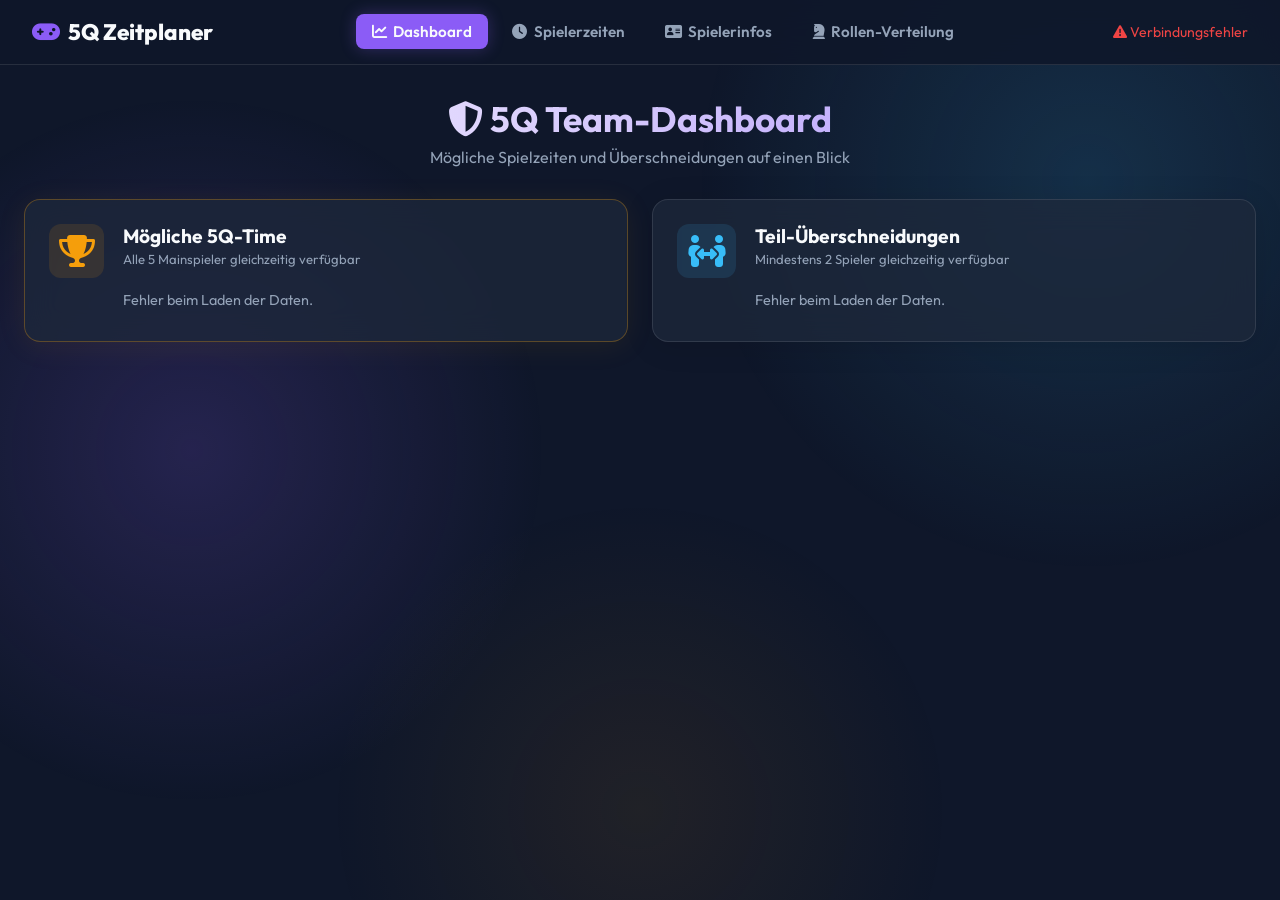
<file: index.html>
<!DOCTYPE html>
<html lang="de">
<head>
    <meta charset="UTF-8">
    <meta name="viewport" content="width=device-width, initial-scale=1.0">
    <title>5Q Zeitplaner & Dashboard</title>
    <meta name="description" content="Team-Zeitplaner für 5Q – Überschneidungen, Spielerzeiten und Spielerinfos auf einen Blick.">
    <link href="https://fonts.googleapis.com/css2?family=Outfit:wght@300;400;600;800&display=swap" rel="stylesheet">
    <link rel="stylesheet" href="style.css">
    <link rel="stylesheet" href="https://cdnjs.cloudflare.com/ajax/libs/font-awesome/6.4.0/css/all.min.css">
</head>
<body>
    <div class="background-animation"></div>

    <header class="glass-header">
        <div class="logo">
            <i class="fa-solid fa-gamepad"></i> 5Q Zeitplaner
        </div>
        <nav>
            <button id="btn-dashboard" class="active"><i class="fa-solid fa-chart-line"></i> Dashboard</button>
            <button id="btn-spielerzeiten"><i class="fa-solid fa-clock"></i> Spielerzeiten</button>
            <button id="btn-info"><i class="fa-solid fa-address-card"></i> Spielerinfos</button>
            <button id="btn-lineup"><i class="fa-solid fa-chess-knight"></i> Rollen-Verteilung</button>
        </nav>
        <div class="user-status">
            <span id="sync-status"><i class="fa-solid fa-cloud-arrow-down"></i> Lade Daten...</span>
        </div>
    </header>

    <main class="container">

        <!-- ===== DASHBOARD ANSICHT ===== -->
        <section id="view-dashboard" class="view active-view">
            <div class="dashboard-header">
                <h1><i class="fa-solid fa-shield-halved"></i> 5Q Team-Dashboard</h1>
                <p>Mögliche Spielzeiten und Überschneidungen auf einen Blick</p>
            </div>

            <!-- 5Q TIME KARTE -->
            <div class="dashboard-cards">
                <div class="info-card highlight-card glass-panel" id="card-5q">
                    <div class="info-card-icon"><i class="fa-solid fa-trophy"></i></div>
                    <div class="info-card-body">
                        <h2>Mögliche 5Q-Time</h2>
                        <p class="info-card-subtitle">Alle 5 Mainspieler gleichzeitig verfügbar</p>
                        <div id="fuenfq-content" class="overlap-content">
                            <div class="skeleton-line"></div>
                            <div class="skeleton-line short"></div>
                        </div>
                    </div>
                </div>

                <!-- TEIL-ÜBERSCHNEIDUNGEN KARTE -->
                <div class="info-card glass-panel" id="card-teil">
                    <div class="info-card-icon secondary"><i class="fa-solid fa-people-arrows"></i></div>
                    <div class="info-card-body">
                        <h2>Teil-Überschneidungen</h2>
                        <p class="info-card-subtitle">Mindestens 2 Spieler gleichzeitig verfügbar</p>
                        <div id="teilueber-content" class="overlap-content">
                            <div class="skeleton-line"></div>
                            <div class="skeleton-line short"></div>
                            <div class="skeleton-line"></div>
                        </div>
                    </div>
                </div>
            </div>
        </section>

        <!-- ===== SPIELERZEITEN ANSICHT ===== -->
        <section id="view-spielerzeiten" class="view">
            <div class="dashboard-header">
                <h2><i class="fa-solid fa-calendar-week"></i> Spielerzeiten</h2>
                <p>Klicke auf einen Spieler und trage seine Verfügbarkeiten ein</p>
            </div>
            <!-- Spieler-Karten werden per JS generiert -->
            <div class="player-grid" id="spielerzeiten-grid">
                <div class="skeleton-card"></div>
                <div class="skeleton-card"></div>
                <div class="skeleton-card"></div>
                <div class="skeleton-card"></div>
            </div>
        </section>

        <!-- ===== SPIELERINFOS ANSICHT ===== -->
        <section id="view-info" class="view">
            <div class="dashboard-header">
                <h2><i class="fa-solid fa-address-card"></i> Spielerinformationen</h2>
                <p>Lanewichtungen und Mainhelden bearbeiten und ansehen</p>
            </div>
            <div class="player-grid" id="info-grid">
                <!-- Wird per JS befüllt -->
            </div>
        </section>

        <!-- ===== ROLLEN-VERTEILUNG (LINEUP-RECHNER) ===== -->
        <section id="view-lineup" class="view">
            <div class="dashboard-header">
                <h2><i class="fa-solid fa-chess-knight"></i> Rollen-Verteilung & Team-Lineup</h2>
                <p>Wähle 5 Spieler aus – das System schlägt eine optimale Aufteilung vor, die du flexibel anpassen kannst</p>
            </div>

            <div class="glass-panel lineup-control-panel">
                <div class="lineup-selector-header">
                    <h3><i class="fa-solid fa-users"></i> Aktive Spieler auswählen (genau 5):</h3>
                    <div class="lineup-quick-actions">
                        <button id="btn-select-main5" class="btn-secondary-sm"><i class="fa-solid fa-star"></i> Main 5 wählen</button>
                        <button id="btn-clear-selection" class="btn-secondary-sm"><i class="fa-solid fa-rotate-left"></i> Auswahl leeren</button>
                    </div>
                </div>
                <div id="lineup-player-chips" class="player-chips-container">
                    <!-- Dynamische Checkbox-Chips -->
                </div>
            </div>

            <!-- Ergebnis der Zuweisung -->
            <div id="lineup-result-panel" class="lineup-result-panel">
                <div class="glass-panel full-width-msg">Bitte wähle 5 Spieler aus, um die optimale Aufstellung zu berechnen.</div>
            </div>
        </section>

    </main>

    <script src="app.js"></script>
</body>
</html>
</file>
<file: style.css>
/* ============================================================================
   5Q Zeitplaner – style.css Version 2.0
   ============================================================================ */

:root {
    --bg-color: #0f172a;
    --card-bg: rgba(30, 41, 59, 0.75);
    --primary: #8b5cf6;
    --primary-hover: #7c3aed;
    --primary-glow: rgba(139, 92, 246, 0.3);
    --secondary: #38bdf8;
    --accent-gold: #f59e0b;
    --text-main: #f8fafc;
    --text-muted: #94a3b8;
    --border: rgba(255, 255, 255, 0.1);
    --border-strong: rgba(255, 255, 255, 0.18);
    --success: #10b981;
    --danger: #ef4444;
}

* {
    margin: 0;
    padding: 0;
    box-sizing: border-box;
    font-family: 'Outfit', sans-serif;
}

body {
    background-color: var(--bg-color);
    color: var(--text-main);
    min-height: 100vh;
    overflow-x: hidden;
}

/* ============ HINTERGRUND ============ */
.background-animation {
    position: fixed;
    top: 0; left: 0;
    width: 100vw; height: 100vh;
    z-index: -1;
    background:
        radial-gradient(circle at 15% 50%, rgba(139, 92, 246, 0.18), transparent 30%),
        radial-gradient(circle at 85% 20%, rgba(56, 189, 248, 0.15), transparent 30%),
        radial-gradient(circle at 50% 90%, rgba(245, 158, 11, 0.08), transparent 30%);
    animation: pulse 18s infinite alternate;
}

@keyframes pulse {
    0%   { transform: scale(1); }
    100% { transform: scale(1.08); }
}

/* ============ HEADER ============ */
.glass-header {
    background: rgba(15, 23, 42, 0.85);
    backdrop-filter: blur(16px);
    -webkit-backdrop-filter: blur(16px);
    border-bottom: 1px solid var(--border);
    padding: 0.9rem 2rem;
    display: flex;
    justify-content: space-between;
    align-items: center;
    position: sticky;
    top: 0;
    z-index: 100;
}

.logo {
    font-size: 1.4rem;
    font-weight: 800;
    color: var(--text-main);
    display: flex;
    align-items: center;
    gap: 0.5rem;
}

.logo i { color: var(--primary); }

nav {
    display: flex;
    gap: 0.5rem;
}

nav button {
    background: transparent;
    border: none;
    color: var(--text-muted);
    font-size: 0.95rem;
    font-weight: 600;
    padding: 0.5rem 1rem;
    border-radius: 8px;
    cursor: pointer;
    transition: all 0.25s ease;
    display: flex;
    align-items: center;
    gap: 0.4rem;
}

nav button:hover {
    color: var(--text-main);
    background: rgba(255, 255, 255, 0.07);
}

nav button.active {
    color: var(--text-main);
    background: var(--primary);
    box-shadow: 0 0 16px var(--primary-glow);
}

.user-status {
    font-size: 0.88rem;
    color: var(--text-muted);
}

/* ============ LAYOUT ============ */
.container {
    max-width: 1300px;
    margin: 2rem auto;
    padding: 0 1.5rem;
}

.view {
    display: none;
    animation: fadeIn 0.35s ease-out forwards;
}

.view.active-view { display: block; }

@keyframes fadeIn {
    from { opacity: 0; transform: translateY(12px); }
    to   { opacity: 1; transform: translateY(0); }
}

.dashboard-header {
    margin-bottom: 2rem;
    text-align: center;
}

.dashboard-header h1, .dashboard-header h2 {
    font-size: 2.2rem;
    margin-bottom: 0.4rem;
    background: linear-gradient(to right, #fff, #a78bfa);
    -webkit-background-clip: text;
    -webkit-text-fill-color: transparent;
}

.dashboard-header p {
    color: var(--text-muted);
    font-size: 1rem;
}

/* ============ GLASS CARDS ============ */
.glass-panel, .player-card {
    background: var(--card-bg);
    backdrop-filter: blur(16px);
    -webkit-backdrop-filter: blur(16px);
    border: 1px solid var(--border);
    border-radius: 16px;
    padding: 1.5rem;
    box-shadow: 0 4px 30px rgba(0, 0, 0, 0.12);
    transition: transform 0.3s ease, box-shadow 0.3s ease, border-color 0.3s ease;
}

.player-card:hover {
    transform: translateY(-4px);
    box-shadow: 0 12px 40px var(--primary-glow);
    border-color: rgba(139, 92, 246, 0.35);
}

.full-width-msg {
    grid-column: 1 / -1;
    text-align: center;
    color: var(--text-muted);
}

/* ============ PLAYER GRID ============ */
.player-grid {
    display: grid;
    grid-template-columns: repeat(auto-fill, minmax(320px, 1fr));
    gap: 1.5rem;
}

/* ============ PLAYER HEADER ============ */
.player-header {
    display: flex;
    justify-content: space-between;
    align-items: center;
    margin-bottom: 1rem;
    padding-bottom: 0.8rem;
    border-bottom: 1px solid var(--border);
}

.player-info h3 {
    font-size: 1.15rem;
    color: var(--text-main);
}

.player-info p {
    font-size: 0.85rem;
    color: var(--text-muted);
    margin-top: 0.1rem;
}

.role-badge {
    background: rgba(139, 92, 246, 0.2);
    color: #c4b5fd;
    padding: 0.25rem 0.65rem;
    border-radius: 20px;
    font-size: 0.78rem;
    font-weight: 600;
    white-space: nowrap;
}

.role-badge.sub-role {
    background: rgba(245, 158, 11, 0.2);
    color: #fcd34d;
}

/* ============ DASHBOARD – ÜBERSCHNEIDUNGS-KARTEN ============ */
.dashboard-cards {
    display: grid;
    grid-template-columns: 1fr 1fr;
    gap: 1.5rem;
}

.info-card {
    display: flex;
    gap: 1.2rem;
    align-items: flex-start;
}

.info-card-icon {
    font-size: 2rem;
    color: var(--accent-gold);
    padding: 0.6rem;
    background: rgba(245, 158, 11, 0.12);
    border-radius: 12px;
    display: flex;
    align-items: center;
    justify-content: center;
    min-width: 54px;
    height: 54px;
    flex-shrink: 0;
}

.info-card-icon.secondary {
    color: var(--secondary);
    background: rgba(56, 189, 248, 0.12);
}

.info-card-body {
    flex: 1;
    min-width: 0;
}

.info-card-body h2 {
    font-size: 1.2rem;
    margin-bottom: 0.2rem;
}

.info-card-subtitle {
    font-size: 0.82rem;
    color: var(--text-muted);
    margin-bottom: 1rem;
}

.highlight-card {
    border-color: rgba(245, 158, 11, 0.3);
    box-shadow: 0 4px 30px rgba(245, 158, 11, 0.08);
}

/* Tag-Abschnitte im Dashboard */
.tag-section {
    margin-bottom: 1.2rem;
}

.tag-section:last-child { margin-bottom: 0; }

.tag-section-header {
    font-size: 0.85rem;
    font-weight: 700;
    color: var(--text-muted);
    text-transform: uppercase;
    letter-spacing: 0.05em;
    margin-bottom: 0.5rem;
    display: flex;
    align-items: center;
    gap: 0.4rem;
}

.overlap-blocks {
    display: flex;
    flex-direction: column;
    gap: 0.5rem;
}

.overlap-block {
    border-radius: 10px;
    padding: 0.55rem 0.9rem;
    display: flex;
    align-items: flex-start;
    gap: 0.8rem;
    border: 1px solid transparent;
}

.overlap-block.fiveq {
    background: rgba(245, 158, 11, 0.1);
    border-color: rgba(245, 158, 11, 0.25);
}

.overlap-block.partial {
    background: rgba(56, 189, 248, 0.08);
    border-color: rgba(56, 189, 248, 0.2);
}

.overlap-time {
    display: flex;
    align-items: center;
    gap: 0.4rem;
    font-size: 0.9rem;
    font-weight: 700;
    white-space: nowrap;
    color: var(--text-main);
    min-width: 115px;
}

.overlap-block.fiveq .overlap-time i  { color: var(--accent-gold); }
.overlap-block.partial .overlap-time i { color: var(--secondary); }

.overlap-players {
    font-size: 0.82rem;
    color: var(--text-muted);
    flex: 1;
    line-height: 1.5;
}

.no-data-msg {
    color: var(--text-muted);
    font-size: 0.9rem;
    padding: 0.5rem 0;
    display: flex;
    align-items: center;
    gap: 0.4rem;
}

/* Skeleton Lines */
.skeleton-line {
    height: 14px;
    background: linear-gradient(90deg,
        rgba(255,255,255,0.06) 25%,
        rgba(255,255,255,0.12) 50%,
        rgba(255,255,255,0.06) 75%);
    background-size: 200% 100%;
    animation: shimmer 1.5s infinite;
    border-radius: 6px;
    margin-bottom: 8px;
}

.skeleton-line.short { width: 60%; }

/* ============ SPIELERZEITEN – KARTEN ============ */
.zeit-card {
    display: flex;
    flex-direction: column;
    gap: 0;
}

/* Tage-Grid: kompakt, alle 7 Tage nebeneinander */
.tage-grid {
    display: flex;
    flex-direction: column;
    gap: 0.35rem;
    margin-bottom: 1rem;
}

.tag-block {
    display: flex;
    flex-direction: column;
    gap: 0.4rem;
    padding: 0.55rem 0.65rem;
    border-radius: 8px;
    background: rgba(255, 255, 255, 0.03);
    border: 1px solid var(--border);
    transition: background 0.2s, border-color 0.2s;
}

.tag-block:hover {
    background: rgba(139, 92, 246, 0.06);
    border-color: rgba(139, 92, 246, 0.25);
}

.tag-block-header {
    display: flex;
    justify-content: space-between;
    align-items: center;
    width: 100%;
    padding-bottom: 0.2rem;
    border-bottom: 1px dashed rgba(255, 255, 255, 0.07);
}

.tag-label {
    font-size: 0.85rem;
    font-weight: 700;
    color: var(--primary);
    text-transform: uppercase;
    letter-spacing: 0.04em;
    display: flex;
    align-items: center;
    gap: 0.25rem;
}

.tag-label-full {
    font-size: 0.78rem;
    font-weight: 500;
    letter-spacing: 0;
    color: var(--text-muted);
    text-transform: none;
}

.tag-date {
    font-size: 0.75rem;
    font-weight: 500;
    letter-spacing: 0;
    color: var(--secondary);
    text-transform: none;
    margin-left: 0.15rem;
}

.tag-actions {
    display: flex;
    align-items: center;
    gap: 0.35rem;
}

/* Zwei Slots unter dem Header */
.slots {
    display: flex;
    flex-direction: column;
    gap: 0.35rem;
    width: 100%;
}

.slot {
    display: flex;
    align-items: center;
    gap: 0.4rem;
    flex-wrap: wrap;
}

.slot-sep {
    font-size: 0.75rem;
    color: var(--text-muted);
    flex-shrink: 0;
}

.time-input {
    background: rgba(0, 0, 0, 0.25);
    border: 1px solid var(--border);
    border-radius: 6px;
    color: var(--text-main);
    font-size: 0.82rem;
    padding: 0.28rem 0.45rem;
    width: 88px;
    cursor: pointer;
    transition: border-color 0.2s, background 0.2s;
    font-family: 'Outfit', monospace;
    flex-shrink: 0;
}

.time-input:focus {
    outline: none;
    border-color: var(--primary);
    background: rgba(139, 92, 246, 0.08);
}

.slot {
    display: flex;
    align-items: center;
    gap: 0.4rem;
    flex-wrap: nowrap;
}

/* Karten-Footer */
.card-footer {
    display: flex;
    justify-content: space-between;
    align-items: center;
    padding-top: 0.8rem;
    border-top: 1px dashed var(--border);
    gap: 0.5rem;
}

.last-update {
    font-size: 0.75rem;
    color: var(--text-muted);
    display: flex;
    align-items: center;
    gap: 0.3rem;
}

.btn-save {
    background: var(--primary);
    color: white;
    border: none;
    padding: 0.45rem 1rem;
    font-size: 0.85rem;
    font-weight: 600;
    border-radius: 8px;
    cursor: pointer;
    display: flex;
    align-items: center;
    gap: 0.4rem;
    transition: background 0.25s, transform 0.15s, box-shadow 0.25s;
    white-space: nowrap;
}

.btn-save:hover {
    background: var(--primary-hover);
    transform: translateY(-1px);
    box-shadow: 0 4px 14px var(--primary-glow);
}

.btn-save:disabled {
    opacity: 0.6;
    cursor: not-allowed;
    transform: none;
}

.save-msg {
    font-size: 0.82rem;
    font-weight: 600;
    padding: 0.4rem 0.7rem;
    border-radius: 6px;
    margin-top: 0.5rem;
    text-align: center;
}

.save-msg.hidden  { display: none; }
.save-msg.success { background: rgba(16, 185, 129, 0.15); color: var(--success); border: 1px solid var(--success); }
.save-msg.error   { background: rgba(239, 68, 68, 0.15);  color: var(--danger);  border: 1px solid var(--danger);  }

/* ============ SPIELERINFOS – LANE-KARTEN ============ */
.lane-list {
    list-style: none;
    display: flex;
    flex-direction: column;
    gap: 0.5rem;
}

.lane-item {
    background: rgba(255, 255, 255, 0.03);
    border-radius: 8px;
    padding: 0.5rem 0.7rem;
    border: 1px solid transparent;
    transition: border-color 0.2s;
}

.lane-item.main-lane {
    background: rgba(139, 92, 246, 0.1);
    border-color: rgba(139, 92, 246, 0.3);
}

.lane-header-row {
    display: flex;
    justify-content: space-between;
    align-items: center;
    margin-bottom: 0.3rem;
}

.lane-header-row strong {
    font-size: 0.88rem;
    color: var(--text-main);
}

.weight-badge {
    font-size: 0.75rem;
    font-weight: 700;
    color: var(--text-muted);
}

.lane-item.main-lane .weight-badge { color: var(--primary); }

.weight-bar-bg {
    height: 5px;
    background: rgba(255,255,255,0.08);
    border-radius: 3px;
    margin-bottom: 0.3rem;
    overflow: hidden;
}

.weight-bar-fill {
    height: 100%;
    background: linear-gradient(to right, var(--primary), var(--secondary));
    border-radius: 3px;
    transition: width 0.6s ease;
}

.lane-heroes {
    font-size: 0.78rem;
    color: var(--text-muted);
    display: flex;
    gap: 0.3rem;
    align-items: center;
}

/* ============ SKELETON LOADER ============ */
.skeleton-card {
    height: 280px;
    background: linear-gradient(90deg,
        rgba(255,255,255,0.05) 25%,
        rgba(255,255,255,0.1) 50%,
        rgba(255,255,255,0.05) 75%);
    background-size: 200% 100%;
    animation: shimmer 1.5s infinite;
    border-radius: 16px;
    border: 1px solid var(--border);
}

@keyframes shimmer {
    0%   { background-position: -200% 0; }
    100% { background-position:  200% 0; }
}

/* ============ SCHEDULE LIST (alte Ansicht, bleibt für Spielerinfos) ============ */
.schedule-list {
    list-style: none;
    font-size: 0.95rem;
    display: flex;
    flex-direction: column;
    gap: 0.4rem;
}

.schedule-list li {
    display: flex;
    justify-content: space-between;
    padding: 0.4rem 0.8rem;
    background: rgba(255, 255, 255, 0.03);
    border-radius: 8px;
    align-items: center;
}

.schedule-list li .day { color: var(--text-muted); }
.schedule-list li .time { color: var(--text-main); font-weight: 600; }

/* ============ ZEIT-SLOT CONTROLS (Vielleicht & Keine Zeit) ============ */
.btn-clear-day {
    background: rgba(239, 68, 68, 0.08);
    border: 1px solid rgba(239, 68, 68, 0.3);
    color: #fca5a5;
    border-radius: 6px;
    padding: 0.2rem 0.5rem;
    font-size: 0.74rem;
    font-weight: 600;
    cursor: pointer;
    transition: all 0.25s ease;
    line-height: 1.2;
    display: inline-flex;
    align-items: center;
    gap: 0.25rem;
}

.btn-clear-day:hover {
    background: rgba(239, 68, 68, 0.2);
    color: #ffffff;
    border-color: var(--danger);
}

/* Kräftig leuchtender Zustand für "Keine Zeit" */
.btn-clear-day.active {
    background: #ef4444;
    border-color: #fca5a5;
    color: #ffffff;
    font-weight: 700;
    box-shadow: 0 0 12px rgba(239, 68, 68, 0.85), 0 0 22px rgba(239, 68, 68, 0.45);
    text-shadow: 0 1px 2px rgba(0, 0, 0, 0.5);
    animation: dangerPulse 2s infinite alternate ease-in-out;
}

.btn-clear-day.active:hover {
    background: #dc2626;
    border-color: #ffffff;
}

@keyframes dangerPulse {
    0% {
        box-shadow: 0 0 10px rgba(239, 68, 68, 0.8), 0 0 18px rgba(239, 68, 68, 0.4);
        transform: scale(1);
    }
    100% {
        box-shadow: 0 0 16px rgba(239, 68, 68, 1), 0 0 28px rgba(239, 68, 68, 0.65);
        transform: scale(1.02);
    }
}

.btn-vielleicht-toggle {
    background: rgba(255, 255, 255, 0.05);
    border: 1px solid var(--border);
    color: var(--text-muted);
    border-radius: 4px;
    padding: 0.18rem 0.4rem;
    font-size: 0.7rem;
    font-weight: 600;
    cursor: pointer;
    transition: all 0.2s;
    user-select: none;
    line-height: 1;
}

.btn-vielleicht-toggle:hover {
    background: rgba(245, 158, 11, 0.15);
    color: var(--accent-gold);
}

.btn-vielleicht-toggle.active {
    background: rgba(245, 158, 11, 0.25);
    color: #fbbf24;
    border-color: rgba(245, 158, 11, 0.6);
    box-shadow: 0 0 8px rgba(245, 158, 11, 0.2);
}

.tag-block.is-no-time {
    background: rgba(239, 68, 68, 0.08);
    border-color: rgba(239, 68, 68, 0.35);
    box-shadow: inset 0 0 10px rgba(239, 68, 68, 0.05);
}

.tag-block.has-vielleicht {
    border-color: rgba(245, 158, 11, 0.25);
}

/* Spezifisches Styling für "xx:xx" Inputs */
.time-input.no-time-val {
    color: #f87171 !important;
    font-weight: 700 !important;
    letter-spacing: 0.08em;
    text-align: center;
    background: rgba(239, 68, 68, 0.15) !important;
    border-color: rgba(239, 68, 68, 0.45) !important;
    box-shadow: 0 0 8px rgba(239, 68, 68, 0.2);
}

.time-input.no-time-val:focus {
    background: rgba(139, 92, 246, 0.08) !important;
    border-color: var(--primary) !important;
    color: var(--text-main) !important;
    box-shadow: none;
    letter-spacing: normal;
    text-align: left;
}

/* ============ SPIELERINFO - EDIT MODUS & IDENTITÄT ============ */
.btn-edit-info, .btn-edit-identity {
    background: rgba(255, 255, 255, 0.06);
    border: 1px solid var(--border);
    color: var(--text-main);
    padding: 0.3rem 0.65rem;
    border-radius: 8px;
    font-size: 0.8rem;
    font-weight: 600;
    cursor: pointer;
    display: inline-flex;
    align-items: center;
    gap: 0.3rem;
    transition: background 0.2s, border-color 0.2s, color 0.2s;
}

.btn-edit-info:hover, .btn-edit-identity:hover {
    background: rgba(139, 92, 246, 0.2);
    border-color: var(--primary);
    color: white;
}

.player-header-actions {
    display: flex;
    align-items: center;
    gap: 0.4rem;
    flex-wrap: wrap;
}

/* Identitäts-Editor Modal / Inline-Box */
.identity-edit-box {
    background: rgba(0, 0, 0, 0.25);
    border: 1px solid var(--border);
    border-radius: 10px;
    padding: 0.8rem;
    margin-bottom: 0.9rem;
    display: flex;
    flex-direction: column;
    gap: 0.6rem;
}

.identity-field-group {
    display: flex;
    flex-direction: column;
    gap: 0.25rem;
}

.identity-field-group label {
    font-size: 0.75rem;
    font-weight: 600;
    color: var(--text-muted);
    text-transform: uppercase;
    letter-spacing: 0.03em;
}

.identity-input, .identity-select {
    background: rgba(0, 0, 0, 0.35);
    border: 1px solid var(--border);
    border-radius: 6px;
    color: var(--text-main);
    font-size: 0.85rem;
    padding: 0.4rem 0.6rem;
    font-family: inherit;
    transition: border-color 0.2s;
    width: 100%;
}

.identity-select option {
    background: #1e293b;
    color: #f8fafc;
}

.identity-input:focus, .identity-select:focus {
    outline: none;
    border-color: var(--primary);
    background: rgba(139, 92, 246, 0.08);
}

/* Differenzierte Badges für Main- & Ersatzspieler */
.role-badge.sub-1 { background: rgba(245, 158, 11, 0.25); color: #fbbf24; border: 1px solid rgba(245, 158, 11, 0.4); }
.role-badge.sub-2 { background: rgba(251, 146, 60, 0.22); color: #fdba74; border: 1px solid rgba(251, 146, 60, 0.4); }
.role-badge.sub-3 { background: rgba(234, 179, 8, 0.2);   color: #fef08a; border: 1px solid rgba(234, 179, 8, 0.35); }
.role-badge.sub-4 { background: rgba(148, 163, 184, 0.2); color: #cbd5e1; border: 1px solid rgba(148, 163, 184, 0.3); }
.role-badge.sub-5 { background: rgba(100, 116, 139, 0.2); color: #94a3b8; border: 1px solid rgba(100, 116, 139, 0.3); }

.lane-points-counter {
    background: rgba(0, 0, 0, 0.25);
    border: 1px solid var(--border);
    border-radius: 8px;
    padding: 0.5rem 0.8rem;
    font-size: 0.85rem;
    display: flex;
    justify-content: space-between;
    align-items: center;
    margin-bottom: 0.8rem;
}

.points-val {
    font-size: 1rem;
    font-weight: 800;
    color: var(--primary);
}

.points-val.valid { color: var(--success); }
.points-val.invalid { color: var(--danger); }

.lane-edit-item {
    background: rgba(255, 255, 255, 0.03);
    border: 1px solid var(--border);
    border-radius: 8px;
    padding: 0.6rem;
    margin-bottom: 0.5rem;
}

.lane-edit-header {
    display: flex;
    justify-content: space-between;
    align-items: center;
    margin-bottom: 0.4rem;
}

.lane-weight-input {
    width: 58px;
    background: rgba(0, 0, 0, 0.3);
    border: 1px solid var(--border);
    border-radius: 6px;
    color: var(--text-main);
    padding: 0.2rem 0.4rem;
    font-size: 0.85rem;
    font-weight: 700;
    text-align: center;
}

.heroes-edit-grid {
    display: grid;
    grid-template-columns: 1fr 1fr;
    gap: 0.35rem;
}

.hero-edit-input {
    background: rgba(0, 0, 0, 0.25);
    border: 1px solid rgba(255, 255, 255, 0.1);
    border-radius: 6px;
    color: var(--text-main);
    padding: 0.3rem 0.5rem;
    font-size: 0.78rem;
    transition: border-color 0.2s;
}

.hero-edit-input:focus {
    outline: none;
    border-color: var(--primary);
    background: rgba(139, 92, 246, 0.08);
}

.edit-actions-row {
    display: flex;
    justify-content: flex-end;
    gap: 0.5rem;
    margin-top: 0.8rem;
    padding-top: 0.6rem;
    border-top: 1px dashed var(--border);
}

.btn-cancel-edit {
    background: rgba(255, 255, 255, 0.05);
    border: 1px solid var(--border);
    color: var(--text-muted);
    padding: 0.45rem 0.9rem;
    border-radius: 8px;
    font-size: 0.85rem;
    cursor: pointer;
    transition: all 0.2s;
}

.btn-cancel-edit:hover {
    color: var(--text-main);
    background: rgba(255, 255, 255, 0.1);
}

/* ============ ROLLEN-VERTEILUNG (LINEUP-RECHNER) ============ */
.lineup-control-panel {
    margin-bottom: 1.5rem;
}

.lineup-selector-header {
    display: flex;
    justify-content: space-between;
    align-items: center;
    margin-bottom: 1rem;
    flex-wrap: wrap;
    gap: 0.8rem;
}

.lineup-selector-header h3 {
    font-size: 1.1rem;
    color: var(--text-main);
}

.lineup-quick-actions {
    display: flex;
    gap: 0.5rem;
}

.btn-secondary-sm {
    background: rgba(255, 255, 255, 0.06);
    border: 1px solid var(--border);
    color: var(--text-main);
    padding: 0.35rem 0.75rem;
    border-radius: 8px;
    font-size: 0.82rem;
    cursor: pointer;
    display: inline-flex;
    align-items: center;
    gap: 0.3rem;
    transition: all 0.2s;
}

.btn-secondary-sm:hover {
    background: rgba(139, 92, 246, 0.2);
    border-color: var(--primary);
}

.player-chips-container {
    display: flex;
    flex-wrap: wrap;
    gap: 0.6rem;
}

.player-chip {
    background: rgba(255, 255, 255, 0.04);
    border: 1px solid var(--border);
    border-radius: 20px;
    padding: 0.4rem 0.9rem;
    color: var(--text-muted);
    font-size: 0.88rem;
    font-weight: 600;
    cursor: pointer;
    display: inline-flex;
    align-items: center;
    gap: 0.4rem;
    transition: all 0.2s;
    user-select: none;
}

.player-chip:hover {
    background: rgba(139, 92, 246, 0.12);
    border-color: rgba(139, 92, 246, 0.3);
    color: var(--text-main);
}

.player-chip.selected {
    background: var(--primary);
    border-color: var(--primary);
    color: white;
    box-shadow: 0 4px 12px var(--primary-glow);
}

.lineup-result-panel {
    display: flex;
    flex-direction: column;
    gap: 1.2rem;
}

.lineup-summary-bar {
    display: flex;
    justify-content: space-between;
    align-items: center;
    flex-wrap: wrap;
    gap: 1rem;
    padding: 1rem 1.2rem;
}

.lineup-score-container {
    display: flex;
    flex-direction: column;
    gap: 0.25rem;
}

.lineup-score-tag {
    font-size: 1.1rem;
    font-weight: 800;
    display: inline-flex;
    align-items: center;
    gap: 0.4rem;
}

.lineup-score-tag .score-num {
    color: var(--accent-gold);
    font-size: 1.3rem;
}

.lineup-suggested-comparison {
    font-size: 0.82rem;
    color: var(--text-muted);
    display: flex;
    align-items: center;
    gap: 0.35rem;
}

.lineup-suggested-comparison strong {
    color: var(--accent-gold);
}

.lineup-suggested-comparison.matched {
    color: var(--success);
}

.suggestion-status-pill {
    display: inline-flex;
    align-items: center;
    gap: 0.35rem;
    padding: 0.4rem 0.8rem;
    border-radius: 20px;
    font-size: 0.8rem;
    background: rgba(16, 185, 129, 0.15);
    color: #34d399;
    border: 1px solid rgba(16, 185, 129, 0.3);
}

/* Top-5 Vorschläge Tableiste */
.lineup-top-suggestions-bar {
    display: flex;
    align-items: center;
    flex-wrap: wrap;
    gap: 0.75rem;
    padding: 0.75rem 1rem;
    background: rgba(15, 23, 42, 0.6);
    border: 1px solid var(--border);
    border-radius: 12px;
}

.suggestions-label {
    font-size: 0.85rem;
    font-weight: 700;
    color: var(--text-muted);
    display: inline-flex;
    align-items: center;
    gap: 0.35rem;
}

.suggestions-pills-list {
    display: flex;
    flex-wrap: wrap;
    gap: 0.5rem;
}

.suggestion-tab-btn {
    background: rgba(255, 255, 255, 0.05);
    border: 1px solid var(--border);
    border-radius: 8px;
    color: var(--text-main);
    padding: 0.35rem 0.65rem;
    font-size: 0.85rem;
    font-weight: 600;
    cursor: pointer;
    transition: all 0.2s;
    display: inline-flex;
    align-items: center;
    gap: 0.4rem;
    font-family: inherit;
}

.suggestion-tab-btn:hover {
    background: rgba(139, 92, 246, 0.2);
    border-color: var(--primary);
    transform: translateY(-1px);
}

.suggestion-tab-btn.active {
    background: linear-gradient(135deg, var(--primary), var(--secondary));
    border-color: var(--primary);
    color: #fff;
    box-shadow: 0 0 12px rgba(139, 92, 246, 0.4);
}

.suggestion-tab-btn .tab-badge {
    background: rgba(0, 0, 0, 0.3);
    padding: 0.1rem 0.35rem;
    border-radius: 4px;
    font-size: 0.75rem;
    font-weight: 800;
}

.suggestion-tab-btn small {
    opacity: 0.85;
    font-size: 0.75rem;
}

.lineup-lanes-grid {
    display: grid;
    grid-template-columns: repeat(auto-fit, minmax(220px, 1fr));
    gap: 1rem;
}

.lineup-lane-card {
    background: var(--bg-card);
    border: 1px solid var(--border);
    border-radius: 12px;
    padding: 1rem;
    backdrop-filter: blur(12px);
    transition: transform 0.2s, border-color 0.2s, box-shadow 0.2s;
    display: flex;
    flex-direction: column;
    justify-content: space-between;
}

.lineup-lane-card:hover {
    transform: translateY(-2px);
    border-color: var(--primary);
}

.lineup-lane-card.is-custom-assignment {
    border-color: rgba(56, 189, 248, 0.55);
    box-shadow: 0 4px 16px rgba(56, 189, 248, 0.1);
}

.lineup-lane-header {
    display: flex;
    justify-content: space-between;
    align-items: center;
    margin-bottom: 0.6rem;
    padding-bottom: 0.4rem;
    border-bottom: 1px solid var(--border);
}

.lineup-lane-name {
    font-weight: 800;
    font-size: 1rem;
    color: var(--primary);
    display: flex;
    align-items: center;
    gap: 0.3rem;
}

.lineup-player-assigned {
    margin-bottom: 0.6rem;
}

.lineup-select-label {
    font-size: 0.72rem;
    text-transform: uppercase;
    letter-spacing: 0.04em;
    color: var(--text-muted);
    display: block;
    margin-bottom: 0.2rem;
}

.lineup-player-select {
    background: rgba(15, 23, 42, 0.8);
    border: 1px solid var(--border);
    border-radius: 8px;
    color: var(--text-main);
    font-size: 0.95rem;
    font-weight: 600;
    padding: 0.45rem 0.6rem;
    width: 100%;
    cursor: pointer;
    outline: none;
    transition: all 0.2s;
    font-family: inherit;
    margin-bottom: 0.35rem;
}

.lineup-player-select:hover {
    border-color: var(--primary);
}

.lineup-player-select:focus {
    border-color: var(--primary);
    box-shadow: 0 0 10px rgba(139, 92, 246, 0.35);
}

.lineup-player-select option {
    background: #0f172a;
    color: #f8fafc;
    padding: 0.4rem;
}

.lineup-assignment-status {
    display: flex;
    justify-content: space-between;
    align-items: center;
    flex-wrap: wrap;
    gap: 0.3rem;
    font-size: 0.75rem;
}

.status-suggested {
    color: #a78bfa;
    font-weight: 500;
    display: inline-flex;
    align-items: center;
    gap: 0.25rem;
}

.status-custom {
    color: #38bdf8;
    font-weight: 600;
    display: inline-flex;
    align-items: center;
    gap: 0.25rem;
    background: rgba(56, 189, 248, 0.12);
    padding: 0.15rem 0.45rem;
    border-radius: 4px;
    border: 1px solid rgba(56, 189, 248, 0.25);
}

.lineup-dc-name {
    color: var(--text-muted);
    font-size: 0.75rem;
}

.weight-badge.weight-high {
    background: rgba(16, 185, 129, 0.2);
    color: #34d399;
    border: 1px solid rgba(16, 185, 129, 0.4);
}

.weight-badge.weight-med {
    background: rgba(245, 158, 11, 0.2);
    color: #fbbf24;
    border: 1px solid rgba(245, 158, 11, 0.4);
}

.weight-badge.weight-low {
    background: rgba(239, 68, 68, 0.2);
    color: #f87171;
    border: 1px solid rgba(239, 68, 68, 0.4);
}

.lineup-lane-heroes-box {
    background: rgba(0,0,0,0.2);
    border-radius: 8px;
    padding: 0.5rem;
}

.lineup-lane-heroes-box small {
    font-size: 0.72rem;
    text-transform: uppercase;
    color: var(--text-muted);
    display: block;
    margin-bottom: 0.2rem;
}

.lineup-heroes-tags {
    display: flex;
    flex-wrap: wrap;
    gap: 0.3rem;
}

.hero-tag {
    background: rgba(255, 255, 255, 0.06);
    padding: 0.2rem 0.4rem;
    border-radius: 4px;
    font-size: 0.75rem;
    color: var(--text-main);
}

/* ============ RESPONSIVE & MOBILE DESIGN ============ */
@media (max-width: 900px) {
    .dashboard-cards {
        grid-template-columns: 1fr;
    }

    .container {
        padding: 0 1rem;
        margin: 1.2rem auto;
    }
}

@media (max-width: 768px) {
    .glass-header {
        flex-direction: column;
        align-items: stretch;
        gap: 0.75rem;
        padding: 0.75rem 1rem;
    }

    .glass-header .logo {
        justify-content: center;
        font-size: 1.25rem;
    }

    nav {
        display: grid;
        grid-template-columns: repeat(4, 1fr);
        gap: 0.3rem;
        width: 100%;
    }

    nav button {
        padding: 0.55rem 0.3rem;
        font-size: 0.75rem;
        justify-content: center;
        text-align: center;
        flex-direction: column;
        gap: 0.25rem;
        border-radius: 8px;
    }

    nav button i {
        font-size: 1rem;
    }

    .user-status {
        text-align: center;
        font-size: 0.78rem;
    }

    .dashboard-header h1,
    .dashboard-header h2 {
        font-size: 1.5rem;
    }

    .dashboard-header p {
        font-size: 0.88rem;
    }

    .player-grid {
        grid-template-columns: 1fr;
        gap: 1.2rem;
    }

    .info-card {
        flex-direction: column;
        padding: 1.2rem;
    }

    .info-card-icon {
        min-width: auto;
        font-size: 1.8rem;
        margin-bottom: 0.5rem;
    }

    .overlap-block {
        flex-direction: column;
        align-items: flex-start;
        gap: 0.4rem;
    }

    /* Spielerzeiten-Karten mobil */
    .glass-panel, .player-card {
        padding: 1rem;
        border-radius: 12px;
    }

    .tag-block {
        padding: 0.5rem 0.6rem;
    }

    .tag-label {
        font-size: 0.82rem;
    }

    .btn-clear-day {
        padding: 0.2rem 0.45rem;
        font-size: 0.72rem;
    }

    .slot {
        justify-content: flex-start;
        gap: 0.35rem;
    }

    .time-input {
        width: calc(50% - 28px);
        min-width: 78px;
        font-size: 0.85rem;
        padding: 0.35rem 0.4rem;
    }

    .btn-vielleicht-toggle {
        padding: 0.35rem 0.5rem;
        font-size: 0.75rem;
    }

    /* Rollen-Verteilung mobil */
    .lineup-summary-bar {
        flex-direction: column;
        align-items: stretch;
        text-align: center;
        gap: 0.8rem;
    }

    .lineup-actions {
        display: flex;
        justify-content: center;
        width: 100%;
    }

    .lineup-lanes-grid {
        grid-template-columns: 1fr;
    }

    .heroes-edit-grid {
        grid-template-columns: 1fr 1fr;
    }
}

@media (max-width: 480px) {
    nav button {
        font-size: 0.7rem;
        padding: 0.45rem 0.2rem;
    }

    .slot {
        display: grid;
        grid-template-columns: 1fr auto 1fr auto;
        align-items: center;
        gap: 0.3rem;
    }

    .time-input {
        width: 100%;
        min-width: 0;
        text-align: center;
    }

    .btn-vielleicht-toggle {
        padding: 0.35rem 0.4rem;
        font-size: 0.7rem;
    }

    .card-footer {
        flex-direction: column;
        align-items: stretch;
        gap: 0.6rem;
    }

    .btn-save {
        width: 100%;
        justify-content: center;
        padding: 0.6rem 1rem;
        font-size: 0.95rem;
    }

    .heroes-edit-grid {
        grid-template-columns: 1fr;
    }
}
</file>
